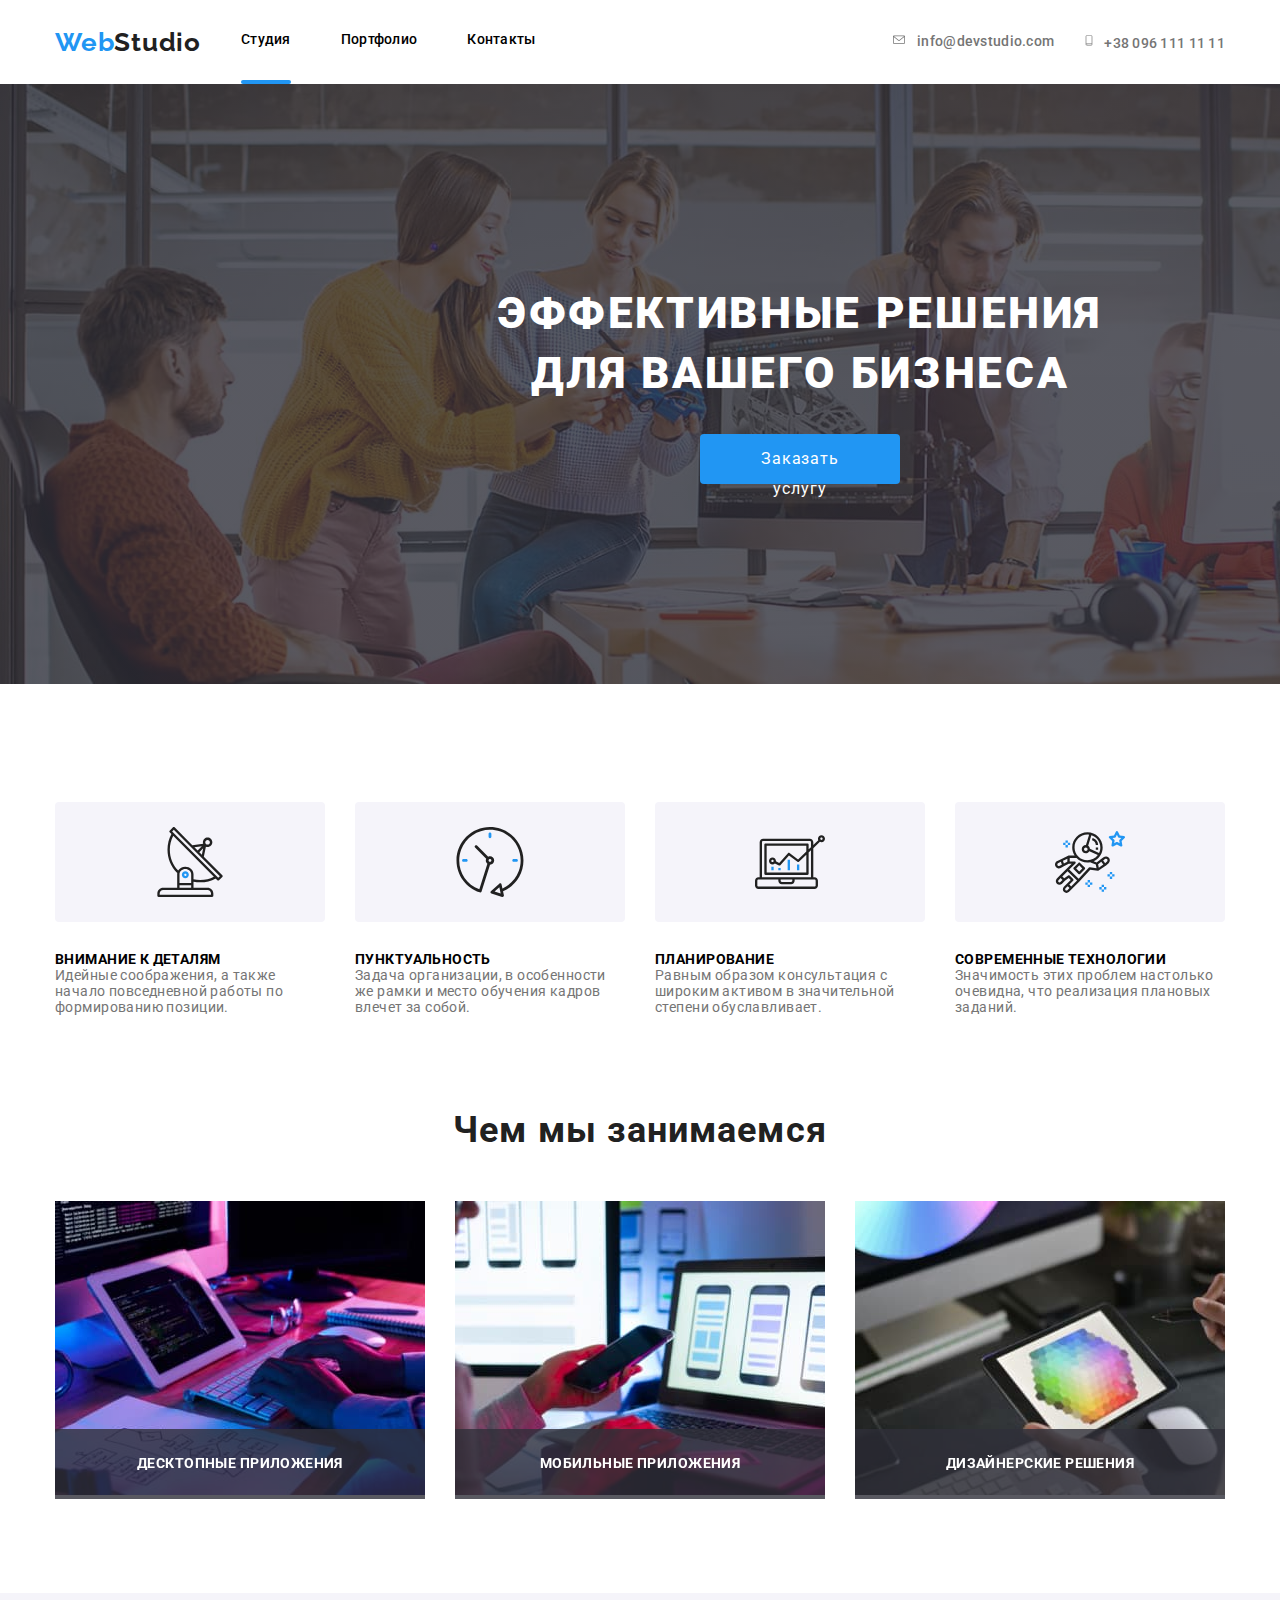
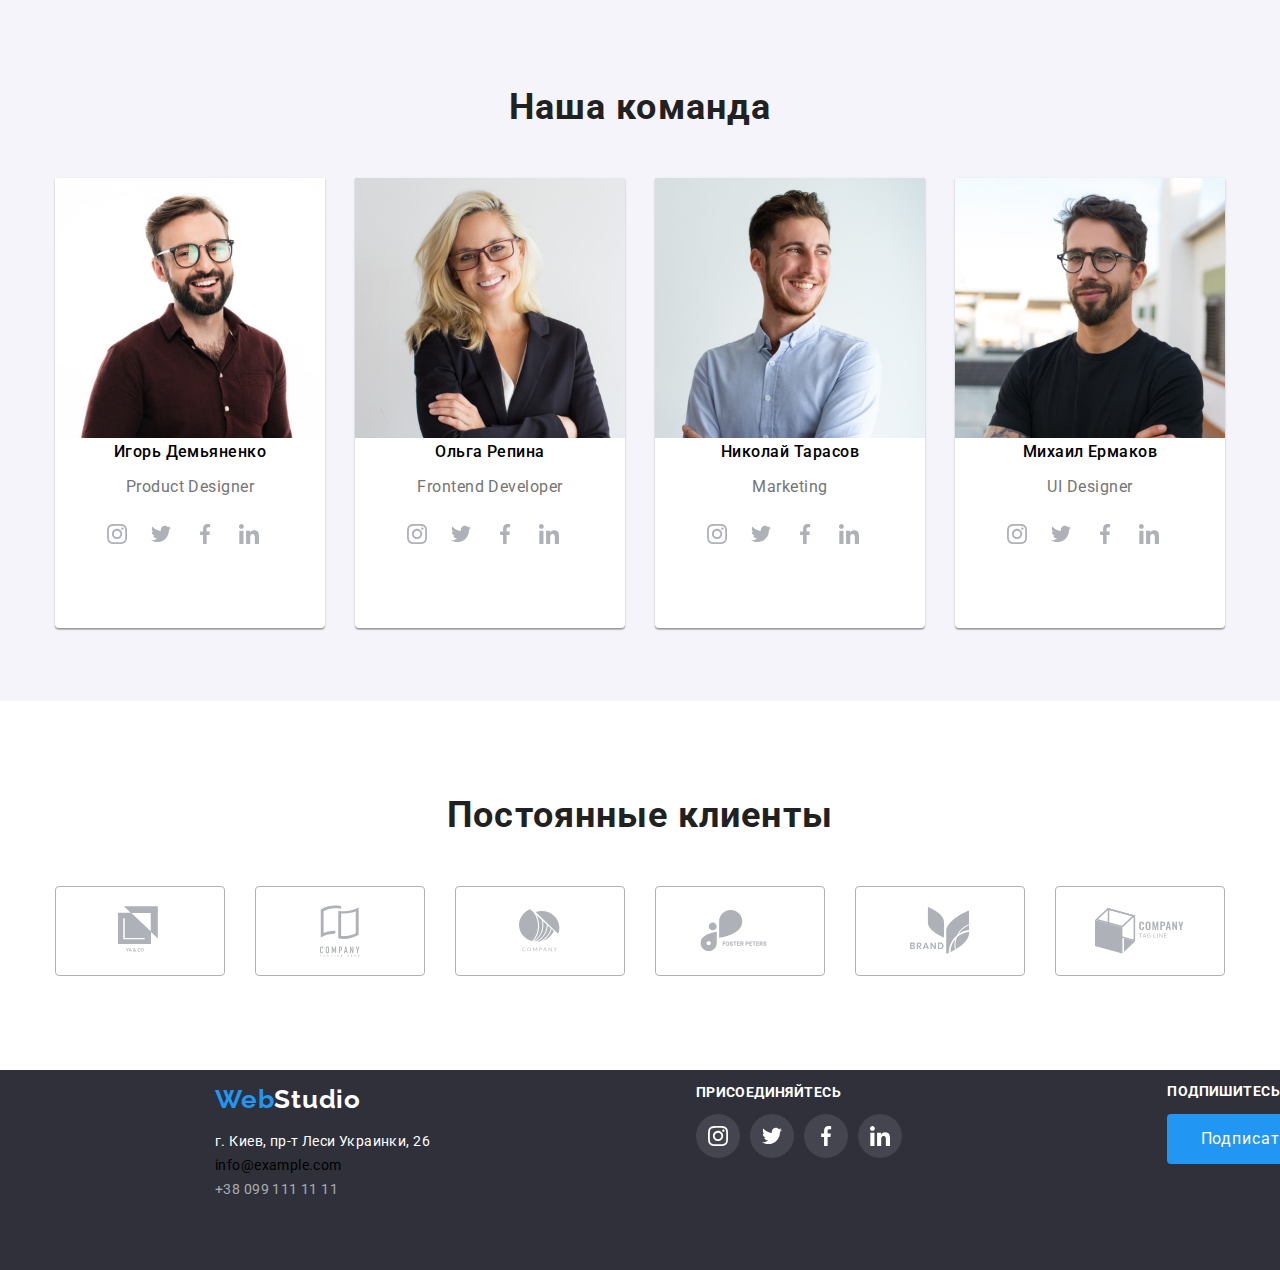
<file: index.html>
<!DOCTYPE html>
<html lang="ru">
  <head>
    <meta charset="UTF-8" />
    <meta name="viewport" content="width=device-width, initial-scale=1.0" />
    <title>Web Studio</title>
    <link rel="stylesheet" href="./css/normalize.css" />
    <link rel="stylesheet" href="./css/webstyles.css" />
    <link
      href="https://fonts.googleapis.com/css2?family=Raleway:wght@400;700&family=Roboto:wght@400;500;700&display=swap"
      rel="stylesheet"
    />
  </head>
  <body>
    <!--Шапка сайта-->
    <header>
      <div class="conteiner-a flexbox">
        <nav class="site-nav">
          <a href="/index.html" class="logo"
            ><span class="logo-part">Web</span>Studio</a
          >

          <ul class="menu-list">
            <li><a href="index.html" class="menu-link active-link">Студия</a></li>
            <li><a href="portfolio.html" class="menu-link">Портфолио</a></li>
            <li><a href="#" class="menu-link">Контакты</a></li>
          </ul>
        </nav>

        <ul class="menu-contact">
          <li>
               <a class="menu-item " href="mailto:info@devstudio.com"
              >
              <svg class="icon-mail"  width="16" height="12">
                <use href="./images/дз4/sprite.svg#icon-envelope"></use>
              </svg>info@devstudio.com
              </a>
            
          </li>
          <li>
            <a class="menu-item" href="tell:+380961111111">
              <svg class="icon-smartphone"  width="10" height="15">
                <use href="./images/дз4/sprite.svg#icon-smartphone"></use>
              </svg>+38 096 111 11 11
            </a>
          </li>
        </ul>
      </div>
    </header>
    <!--название-->
    <main>
      <section class="overlay">
        <div class="conteiner-title">
          <h1 class="title">
            Эффективные решения <br />
            для вашего бизнеса
          </h1>
          <button class="button" data-modal-open>Заказать услугу</button>
        </div>
        <div class="backdrop is-hidden" data-modal>
        <div class="modal">
          <button data-modal-close>
            <img class="modal-close" src="./images/дз4/close.svg">
          </button>
        </div>
      </div>
      </section>

      <!--Особенности-->

      <section class="features">
        <div class="conteiner">
          <h2 class="hidden">Особенности</h2>
          <ul class="section">
            <li>
              <div class="features-block">
                <svg class="icon-features"  width="70" height="70" >
                  <use href="./images/дз4/особенности/spriteos.svg#icon-antenna"></use>
                </svg>
              </div>
              <h3 class="heading">Внимание к деталям</h3>
              <p class="text">
                Идейные соображения, а также начало повседневной работы по
                формированию позиции.
              </p>
            </li>
            <li>
              <div class="features-block">
                <svg class="icon-features"  width="70" height="70" >
                  <use href="./images/дз4/особенности/spriteos.svg#icon-clock"></use>
                </svg>
              </div>
              <h3 class="heading">Пунктуальность</h3>
              <p class="text">
                Задача организации, в особенности же рамки и место обучения
                кадров влечет за собой.
              </p>
            </li>
            <li>
              <div class="features-block">
                <svg class="icon-features"  width="70" height="70" >
                  <use href="./images/дз4/особенности/spriteos.svg#icon-diagram"></use>
                </svg>
              </div>
              <h3 class="heading">Планирование</h3>
              <p class="text">
                Равным образом консультация с широким активом в значительной
                степени обуславливает.
              </p>
            </li>
            <li>
              <div class="features-block">
                <svg class="icon-features"  width="70" height="70" >
                  <use href="./images/дз4/особенности/spriteos.svg#icon-astronaut"></use>
                </svg>
              </div>
              <h3 class="heading">Современные технологии</h3>
              <p class="text">
                Значимость этих проблем настолько очевидна, что реализация
                плановых заданий.
              </p>
            </li>
          </ul>
        </div>
      </section>
      <!--Чем мы занимаемся-->
      <section class="what-we-do">
        <div class="conteiner">
          <h2 class="subtitle">Чем мы занимаемся</h2>
          <ul class="section what">
            <li class="item">
              <img
                src="./images/дз4/новый макет/img1.jpg"
                alt="открыт ноутбук"
                width="370"
              />
              <h3 class="heading-item">Десктопные приложения</h3>
            </li>
            <li class="item">
              <img src="./images/дз4/новый макет/img2.jpg" alt="мобильный" width="370" />
              <h3 class="heading-item">Мобильные приложения</h3>
            </li>
            <li class="item">
              <img
                src="./images/дз4/новый макет/img3.jpg"
                alt="дизаин на мониторе"
                width="370"
              />
              <h3 class="heading-item">Дизайнерские решения</h3>
            </li>
          </ul>
        </div>
      </section>
      <!--Наша команда-->
      <section class="user">
        <div class="conteiner">
          <h2 class="subtitle">Наша команда</h2>
          <ul class="section our-team">
            <li class="our-items">
              <img
                src="./images/дз4/новый макет/Игорь1.jpg"
                alt="фото Игорь"
                width="270"
              />
              <h3 class="headline">Игорь Демьяненко</h3>
              <p class="caption">Product Designer</p>
              <ul class="social-flex">
                <li>
                  <a href="#" class="social">
                    <svg class="icon-social"  width="20" height="20" >
                      <use href="./images/дз4/sprite.svg#icon-instagram"></use>
                    </svg>
                    </a>
                </li>
                <li>
                  <a href="#" class="social">
                    <svg class="icon-social"  width="20" height="20" >
                      <use href="./images/дз4/sprite.svg#icon-tvitter"></use>
                    </svg>
                  </a>
                </li>
                <li>
                  <a href="#" class="social">
                    <svg class="icon-social"  width="20" height="20" >
                      <use href="./images/дз4/sprite.svg#icon-facebook"></use>
                    </svg>
                  </a>
                </li>
                <li>
                  <a href="#" class="social">
                    <svg class="icon-social"  width="20" height="20" >
                      <use href="./images/дз4/sprite.svg#icon-linkedin"></use>
                    </svg>
                  </a>
                  
                </li>
              </ul>
            </li>

            <li class="our-items">
              <img
                src="./images/дз4/новый макет/Ольга2.jpg"
                alt="фото Ольга"
                width="270"
              />
              <h3 class="headline">Ольга Репина</h3>
              <p class="caption">Frontend Developer</p>
              <ul class="social-flex">
                <li>
                  <a href="#" class="social">
                      <svg class="icon-social"  width="20" height="20" >
                        <use href="./images/дз4/sprite.svg#icon-instagram"></use>
                      </svg>
                  </a>
                </li>
                <li>
                  <a href="#" class="social">
                    <svg class="icon-social"  width="20" height="20" >
                      <use href="./images/дз4/sprite.svg#icon-tvitter"></use>
                    </svg>
                  </a>
                </li>
                <li>
                  <a href="#" class="social">
                    <svg class="icon-social"  width="20" height="20" >
                      <use href="./images/дз4/sprite.svg#icon-facebook"></use>
                    </svg>
                  </a>
                </li>
                <li>
                  <a href="#" class="social">
                    <svg class="icon-social"  width="20" height="20" >
                      <use href="./images/дз4/sprite.svg#icon-linkedin"></use>
                    </svg>
                  </a>
                </li>
              </ul>
            </li> 

            <li class="our-items">
              <img
                src="./images/дз4/новый макет/Николай3.jpg"
                alt="фото Николай"
                width="270"
              />
              <h3 class="headline">Николай Тарасов</h3>
              <p class="caption">Marketing</p>
              <ul class="social-flex">
                <li>
                  <a href="#" class="social">
                    <svg class="icon-social"  width="20" height="20" >
                      <use href="./images/дз4/sprite.svg#icon-instagram"></use>
                    </svg>
                  </a>
                </li>
                <li>
                  <a href="#" class="social">
                    <svg class="icon-social"  width="20" height="20" >
                      <use href="./images/дз4/sprite.svg#icon-tvitter"></use>
                    </svg>
                  </a>
                </li>
                <li>
                  <a href="#" class="social">
                    <svg class="icon-social"  width="20" height="20" >
                      <use href="./images/дз4/sprite.svg#icon-facebook"></use>
                    </svg>
                  </a>
                </li>
                <li>
                  <a href="#" class="social">
                    <svg class="icon-social"  width="20" height="20" >
                      <use href="./images/дз4/sprite.svg#icon-linkedin"></use>
                    </svg>
                  </a>
                  </li>
              </ul>
            </li>

            <li class="our-items">
              <img src="./images/дз4/новый макет/Михаил4.jpg" alt="фото Михаил" width="270" />
              <h3 class="headline">Михаил Ермаков</h3>
              <p class="caption">UI Designer</p>
              <ul class="social-flex">
                <li>
                  <a href="#" class="social">
                    <svg class="icon-social"  width="20" height="20" >
                      <use href="./images/дз4/sprite.svg#icon-instagram"></use>
                    </svg>
                  </a>
                </li>
                <li>
                  <a href="#" class="social">
                    <svg class="icon-social"  width="20" height="20" >
                      <use href="./images/дз4/sprite.svg#icon-tvitter"></use>
                    </svg>
                  </a>
                </li>
                <li>
                    <a href="#" class="social">
                      <svg class="icon-social"  width="20" height="20" >
                        <use href="./images/дз4/sprite.svg#icon-facebook"></use>
                      </svg>
                    </a>
                </li>
                <li>                  
                    <a href="#" class="social">
                      <svg class="icon-social"  width="20" height="20" >
                        <use href="./images/дз4/sprite.svg#icon-linkedin"></use>
                      </svg>
                    </a>
                </li>
              </ul>
            </li>
          </ul>
        </div>
      </section>
      <!--Постоянные клиенты-->
      <section class="section">
        <div class="conteiner">
          <h2 class="subtitle">Постоянные клиенты</h2>
          <ul class="section regular-client">
            <li class="clients-list">
              <a href="" class="client-sprite">
                <svg class="client-icon" width="44" height="49" >
                  <use href="./images/дз4/sprite_client.svg#icon-logo1"></use>
                </svg>
              </a>
            </li>
            <li class="clients-list">
              <a href="" class="client-sprite">
                <svg class=""  width="40" height="52" >
                  <use href="./images/дз4/sprite_client.svg#icon-logo2"></use>
                </svg>
              </a>
            </li>
            <li class="clients-list">
              <a href="" class="client-sprite">
                <svg class=""  width="41" height="43" >
                  <use href="./images/дз4/sprite_client.svg#icon-logo3"></use>
                </svg>
              </a>
            </li>
            <li class="clients-list">
              <a href="" class="client-sprite">
                <svg class=""  width="80" height="42" >
                  <use href="./images/дз4/sprite_client.svg#icon-logo4"></use>
                </svg>
              </a>
            </li>
            <li class="clients-list">
              <a href="" class="client-sprite">
                <svg class="client-logo"  width="59" height="47" >
                  <use href="./images/дз4/sprite_client.svg#icon-logo5"></use>
                </svg>
              </a>
            </li>
            <li class="clients-list">
              <a href="" class="client-sprite">
                <svg class=""  width="89" height="46" >
                  <use href="./images/дз4/sprite_client.svg#icon-logo6"></use>
                </svg>
              </a>
            </li>
          </ul>
        </div>
      </section>
    </main>
    <!--Подвал-->
    <footer class="footer">
      <div class="conteiner">
        <div class="footer-blok">
          <p>
            <a href="/index.html" class="logo-footer"
              ><span class="logo-footerpart">Web</span>Studio</a
            >
          </p>
          <address class="address">
            <ul class="block-padding">
              <li class="contacts">
                <a href=""></a>г. Киев, пр-т Леси Украинки, 26
              </li>
              <li class="contacts-item">
                <a href="mailto:info@example.com">info@example.com</a>
              </li>
              <li class="contacts-item">
                <a href="tel:+380991111111"></a>+38 099 111 11 11
              </li>
            </ul>
          </address>
        </div>
        <div class="footer-blok">
          <p class="heder-social">присоединяйтесь</p>
          <ul class="footer-social block-padding">
            <li class="link-items">
              <a href="#" class="soc-footer">
                <svg class="icon-soc-footer"  width="20" height="20" >
                  <use href="./images/дз4/sprite.svg#icon-instagram"></use>
                </svg>
              </a>
            </li>
            <li class="link-items">
              <a href="#" class="soc-footer">
                <svg class="icon-soc-footer"  width="20" height="20" >
                  <use href="./images/дз4/sprite.svg#icon-tvitter"></use>
                </svg>
              </a>
            </li>
            <li class="link-items">
              <a href="" class="soc-footer">
                <svg class="icon-soc-footer"  width="20" height="20" >
                  <use href="./images/дз4/sprite.svg#icon-facebook"></use>
                </svg>
              </a>
            </li>
            <li class="link-items">
              <a href="" class="soc-footer">
                <svg class="icon-soc-footer"  width="20" height="20" >
                  <use href="./images/дз4/sprite.svg#icon-linkedin"></use>
                </svg>
              </a>
            </li>
          </ul>
        </div>
        <div class="footer-blok">
          <p class="aside">Подпишитесь на рассылку</p>
          <button class="button fly">Подписаться</button>
        </div>
      </div>
    </footer>
    <script src="./js/modal.js"></script>
  </body>
</html>
</file>
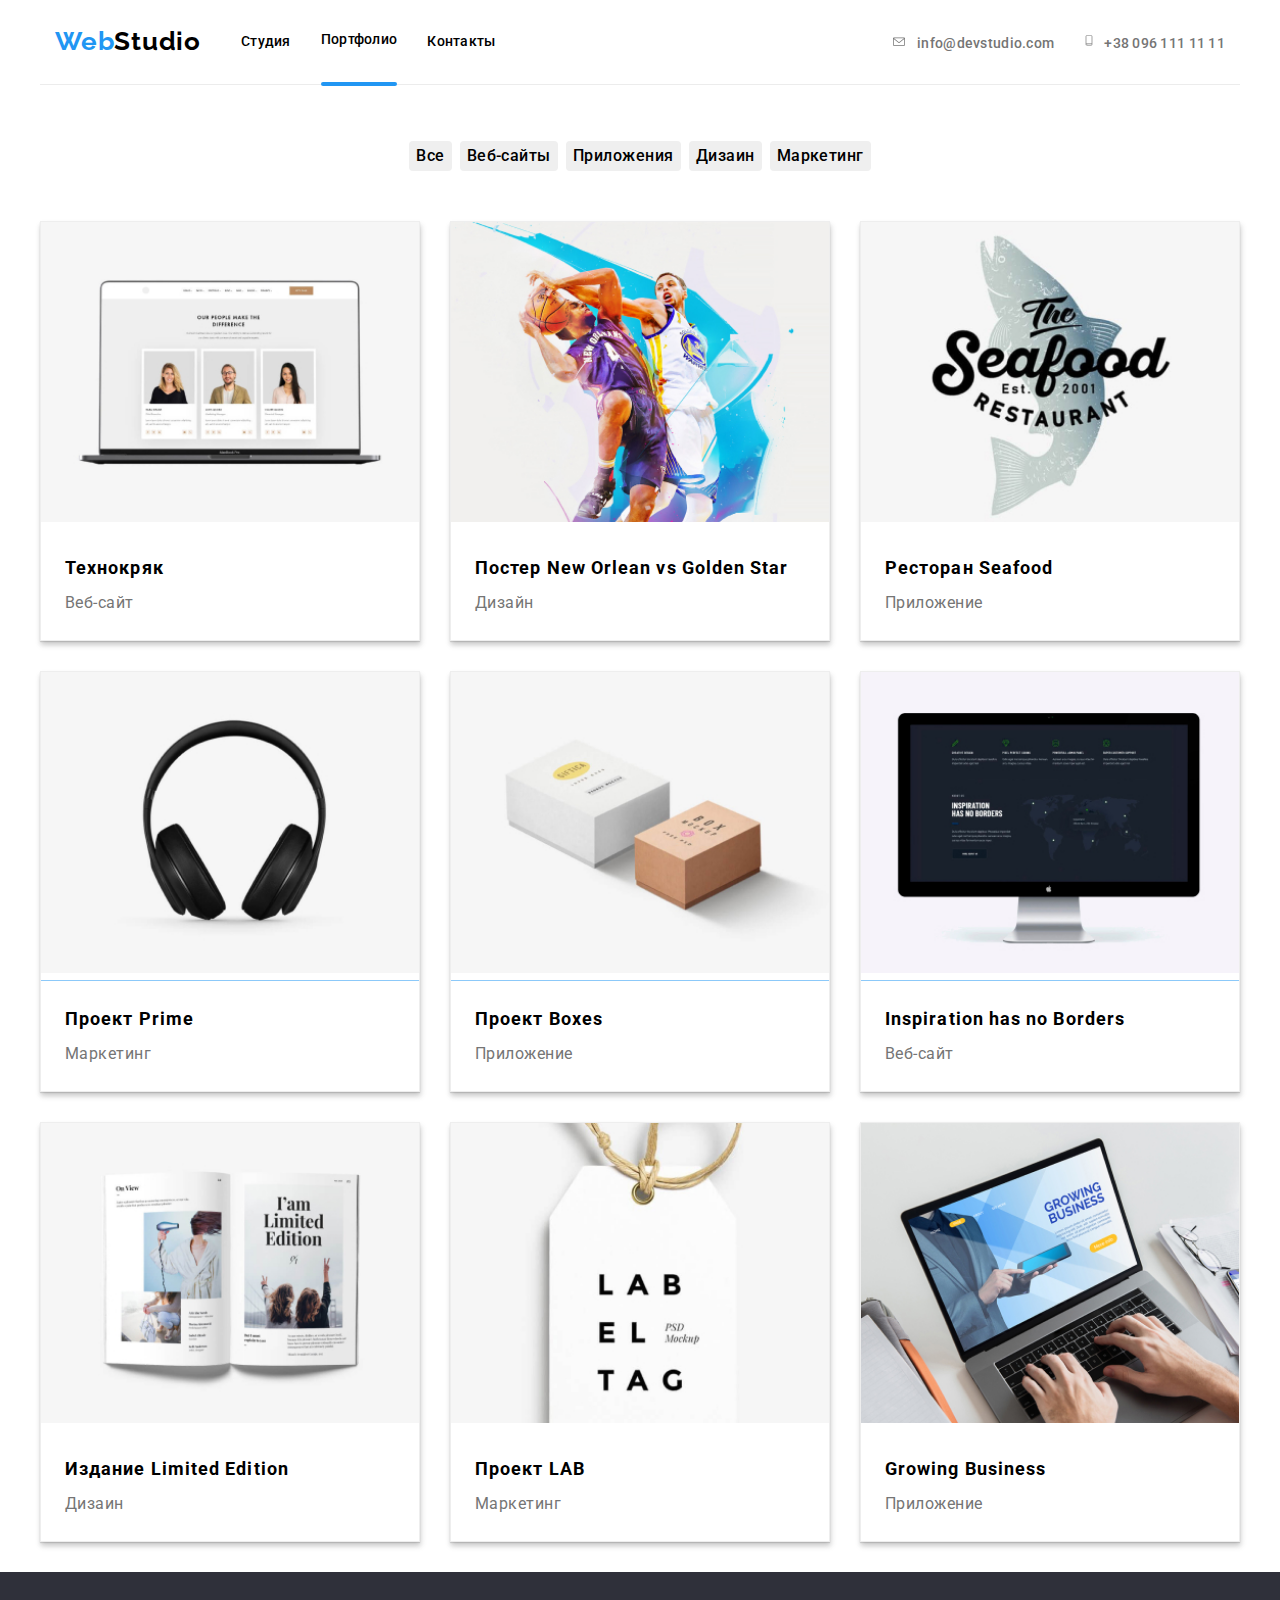
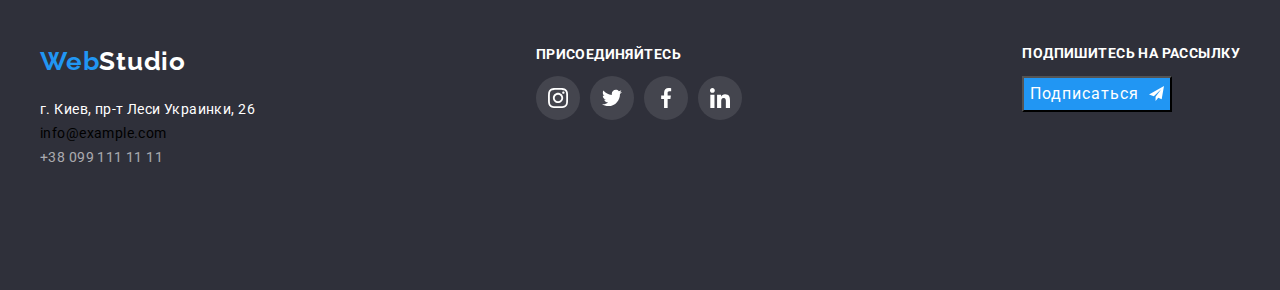
<file: portfolio.html>
<!DOCTYPE html>
<html lang="ru">
  <head>
    <meta charset="UTF-8" />
    <meta name="viewport" content="width=, initial-scale=1.0" />
    <title>Портфолио</title>
    <link rel="stylesheet" href="./css/portfoliostyles.css" />
    <link rel="stylesheet" href="./css/normalize.css" />
    <link
      href="https://fonts.googleapis.com/css2?family=Raleway:wght@400;700&family=Roboto:wght@400;500;700&display=swap"
      rel="stylesheet"
    />
  </head>
  <body>
    <!--Шапка сайта-->
    <header class="container-heder">
      <div class="main-nav">
        <nav class="nav">
          <p>
            <a href="/index.html" class="logo"><span class="logo-part">Web</span>Studio</a>
          </p>
          <ul class="menu-items flex-nav">
            <li><a href="index.html" class="menu-link">Студия</a></li>
            <li><a href="portfolio.html" class="menu-link active-link">Портфолио</a></li>
            <li><a href="#" class="menu-link">Контакты</a></li>
          </ul>
        </nav>
        <ul class="menu-items">
          <li>
            <a class="menu-item " href="mailto:info@devstudio.com"
           >
           <svg class="icon-mail"  width="16" height="12">
             <use href="./images/дз4/sprite.svg#icon-envelope"></use>
           </svg>info@devstudio.com
           </a>
         
       </li>
       <li>
         <a class="menu-item" href="tell:+380961111111">
           <svg class="icon-smartphone"  width="10" height="15">
             <use href="./images/дз4/sprite.svg#icon-smartphone"></use>
           </svg>+38 096 111 11 11
         </a>
       </li>

        </ul>
        
      </div>
      
    </header>
    <!--Портфолио-->
    <main>
      <section class="section">
        <h1 class="caption">Портфолио</h1>
        <div class="container">
             <ul class="menu-button container-filter">
                <li><button class="btn" type="button">Все</button></li>
                <li><button class="btn" type="button">Веб-сайты</button></li>
                <li><button class="btn" type="button">Приложения</button></li>
                <li><button class="btn" type="button">Дизаин</button></li>
                <li><button class="btn" type="button">Маркетинг</button></li>
                </ul>
  
          <ul class="container-list">
            <li class="container-li">
              <a href="#" class="portfolio-link">
                <div class="box-hover">          
                <img src="./images/img1.jpg" alt="фото1 специалистов" width="100%" />
                <div class="port-text">
                  <p class="text">
                  Технокряк это современная площадка распространения коронавируса.
                  Компании используют эту платформу для цифрового шпионажа и атак на
                  защищённые сервера конкурентов.
                </p>
              </div>
                </div>
              <div class="block-text">
                <h2 class="title">Технокряк</h2>
              <p class="subtitle">Веб-сайт</p>
              
              </div>
              </a>
                                        
            </li>
            <li class="container-li">
                <a href="#" class="portfolio-link">
                  <div class="box-hover">          
                  <img src="./images/img2.jpg" alt="фото2 баскетболисты" width="100%" />
                  <div class="port-text">
                    <p class="text">
                    Технокряк это современная площадка распространения коронавируса.
                    Компании используют эту платформу для цифрового шпионажа и атак на
                    защищённые сервера конкурентов.
                  </p>
                </div>
                  </div>
                <div class="block-text">
                  <h2 class="title">Постер New Orlean vs Golden Star</h2>
              <p class="subtitle">Дизайн</p>
                
                </div>
                </a>
                                          
              </li>
            
            <li class="container-li">
              <a href="#" class="portfolio-link">
                <div class="box-hover">          
                  <img src="./images/img3.jpg" alt="фото3 seafood" width="100%" />
                <div class="port-text">
                  <p class="text">
                  Технокряк это современная площадка распространения коронавируса.
                  Компании используют эту платформу для цифрового шпионажа и атак на
                  защищённые сервера конкурентов.
                </p>
              </div>
                </div>
              <div class="block-text">
                <h2 class="title">Ресторан Seafood</h2>
              <p class="subtitle">Приложение</p>
              
              </div>
              </a>
                                        
            </li>
             <li class="container-li">
                <a href="#" class="portfolio-link">
                  <div class="box-hover">          
                    <img src="./images/img4.jpg" alt="фото4 наушники" width="100%" />
                  <div class="port-text">
                    <p class="text">
                    Технокряк это современная площадка распространения коронавируса.
                    Компании используют эту платформу для цифрового шпионажа и атак на
                    защищённые сервера конкурентов.
                  </p>
                </div>
                  </div>
                <div class="block-text">
                  <h2 class="title">Проект Prime</h2>
                  <p class="subtitle">Маркетинг</p>
                
                </div>
                </a>
               </li>

            <li class="container-li">
              <a href="#" class="portfolio-link">
                <div class="box-hover">          
                  <img src="./images/img5.jpg" alt="фото5 две коробки" width="100%" />
                <div class="port-text">
                  <p class="text">
                  Технокряк это современная площадка распространения коронавируса.
                  Компании используют эту платформу для цифрового шпионажа и атак на
                  защищённые сервера конкурентов.
                </p>
              </div>
                </div>
              <div class="block-text">
                <h2 class="title">Проект Boxes</h2>
              <p class="subtitle">Приложение</p>
              </div>
              </a>                                       
            </li>
             <li class="container-li">
                <a href="#" class="portfolio-link">
                  <div class="box-hover">          
                    <img src="./images/img6.jpg" alt="фото6 открыт сайт на мониторе" width="100%" />
                  <div class="port-text">
                    <p class="text">
                    Технокряк это современная площадка распространения коронавируса.
                    Компании используют эту платформу для цифрового шпионажа и атак на
                    защищённые сервера конкурентов.
                  </p>
                </div>
                  </div>
                <div class="block-text">
                <h2 class="title">Inspiration has no Borders</h2>
                <p class="subtitle">Веб-сайт</p>
                </div>
                </a>
               </li>
               <li class="container-li">
              <a href="#" class="portfolio-link">
                <div class="box-hover">          
                  <img src="./images/img7.jpg" alt="журнал Limited Edition" width="100%" />
                <div class="port-text">
                  <p class="text">
                  Технокряк это современная площадка распространения коронавируса.
                  Компании используют эту платформу для цифрового шпионажа и атак на
                  защищённые сервера конкурентов.
                </p>
              </div>
                </div>
              <div class="block-text">
                <h2 class="title">Издание Limited Edition</h2>
                <p class="subtitle">Дизаин</p>
              </div>
              </a>
             </li>
                   
            <li class="container-li">
              <a href="#" class="portfolio-link">
                <div class="box-hover">          
                  <img src="./images/img8.jpg" alt="реклама" width="100%" />
                <div class="port-text">
                  <p class="text">
                  Технокряк это современная площадка распространения коронавируса.
                  Компании используют эту платформу для цифрового шпионажа и атак на
                  защищённые сервера конкурентов.
                </p>
              </div>
                </div>
              <div class="block-text">
                <h2 class="title">Проект LAB</h2>
              <p class="subtitle">Маркетинг</p>
              </div>
              </a>
             </li>
             <li class="container-li">
              <a href="#" class="portfolio-link">
                <div class="box-hover">          
                  <img src="./images/img9.jpg" alt="открыт ноутбук" width="100%" />
                <div class="port-text">
                  <p class="text">
                  Технокряк это современная площадка распространения коронавируса.
                  Компании используют эту платформу для цифрового шпионажа и атак на
                  защищённые сервера конкурентов.
                </p>
              </div>
                </div>
              <div class="block-text">
                <h2 class="title">Growing Business</h2>
              <p class="subtitle">Приложение</p>
              </div>
              </a>
             </li>
             
          </ul>
        
        </div>
      </section>
            
    </main>
    <!--Подвал-->
    <footer class="footer">
      <div class="container">
            <div class="footer-blok">
              <p>
                <a href="/index.html" class="logo-footer"><span class="logo-footerpart">Web</span>Studio</a></p>
              <address class="address">
                <ul class="block-padding">
                  <li class="contacts"><a href=""></a>г. Киев, пр-т Леси Украинки, 26</li>
                  <li class="contacts-item"><a href="mailto:info@example.com">info@example.com</a></li>
                  <li class="contacts-item"><a href="tel:+380991111111"></a>+38 099 111 11 11</li>
                </ul>
              </address>
            </div>
            <div class="footer-blok">
              <p class="heder-social">присоединяйтесь</p>
              <ul class="footer-social block-padding">
                <li class="link-items">
                  <a href="#" class="soc-footer">
                    <svg class="icon-soc-footer"  width="20" height="20" >
                      <use href="./images/дз4/sprite.svg#icon-instagram"></use>
                    </svg>
                  </a>
                </li>
                <li class="link-items">
                  <a href="#" class="soc-footer">
                    <svg class="icon-soc-footer"  width="20" height="20" >
                      <use href="./images/дз4/sprite.svg#icon-tvitter"></use>
                    </svg>
                  </a>
                </li>
                <li class="link-items">
                  <a href="" class="soc-footer">
                    <svg class="icon-soc-footer"  width="20" height="20" >
                      <use href="./images/дз4/sprite.svg#icon-facebook"></use>
                    </svg>
                  </a>
                </li>
                <li class="link-items">
                  <a href="" class="soc-footer">
                    <svg class="icon-soc-footer"  width="20" height="20" >
                      <use href="./images/дз4/sprite.svg#icon-linkedin"></use>
                    </svg>
                  </a>
                </li>
              </ul>
            </div>
            <div class="footer-blok">
              <p class="aside">Подпишитесь на рассылку</p>
              <button class="button fly">Подписаться</button>
            </div>
      </div>   
    </footer>
  </body>
</html>
</file>
<file: css/webstyles.css>
/*Домашнее задание 5*/
.backdrop {
  position: fixed;
  top: 0px;
  left: 0;
  width: 100%;
  height: 100%;
  background-color: rgba(0, 0, 0, 0.2);
  
}

.backdrop.is-hidden{
  opacity: 0;
  pointer-events: none;

}
.modal {
position: absolute;

width: 528px;
height: 581px;
top: 50%;
left: 50%;
transform: translate(-50%, -50%);
background: #FFFFFF;
border-radius: 4px;

/*left: 536px;
top: 221px;*/

/*
box-shadow: 0px 1px 3px rgba(0, 0, 0, 0.12),
 0px 1px 1px rgba(0, 0, 0, 0.14), 0px 2px 1px rgba(0, 0, 0, 0.2);*/


}
.modal-close {
  display: block;
  width: 11px;
  height: 11px;
  margin-left: auto;
  margin-right: auto;
}

.modal button {
  position: absolute;
  display: block;
/*width: 30px;
  height: 30px;
  left: 1026px;
  top: 229px;*/
	width: 30px;
  height: 30px;
  top: 8px;
	right: 8px;
	border-radius: 50%;
	border: 1px solid gray;
  background-color: white;
}

	

.active-link::after {
  display: flex;
  content: "";
  left: 0px;
  top: 40px;
  height: 4px;
  width: 100%;
  border-radius: 2px;
  background: #2196f3;
  transform: translateY(32px);

}
/*.active-link::after {
  display: flex;
  /* position: absolute; */
  /*content: "";
  left: 0px;
  top: 40px;
  height: 4px;
  width: 100%;
  border-radius: 2px;
  background: #2196f3;
  /* padding-bottom: 32px; */
  /*transform: translateY(32px);
  /* transform: translateY(900%);
.menu-link {
  position: relative;
  display: inline-block;
  padding-top: 32px;
  padding-bottom: 32px;
  transition: color 250ms cubic-bezier(0.4, 0, 0.2, 1);
}


/*Домашнее задание 4*/


.menu-link:focus,
.menu-link:hover {
  color:  #2196f3;
  fill:  #2196f3;
}

a {
  text-decoration:none;
color: #000 
}
/*Хедер*/
.overlay {
background-image: linear-gradient(
  
 rgba(47, 48, 58, 0.8),
 rgba(47, 48, 58, 0.8)
    
 ), url(../images/дз4/Header.jpg);
  background-color: #000000;
  background-size: cover;
  background-repeat: no-repeat;
  background-position: center;
  margin-bottom: 94px;
  margin-left: auto;
  margin-right: auto;
  height: 600px;
  width: 1600px;
}

.title {
  padding-top: 200px
}
/*контакты в шапке*/

.menu-item {
   color: #757575;
  fill: #757575;
}

.menu-item:focus,
.menu-item:hover {
  color:  #2196f3;
  fill:  #2196f3;
}


  .icon-mail {
  margin-right: 10px;
  width: 16px;
  height: 12px;
  fill: currentColor;
  }


  .icon-smartphone{
  margin-right: 10px;
  width: 10px;
  height: 15px;
  fill: currentColor;
  }


}
/*.mail::before {
  display: inline-block;
  background-image: url(../images/дз4/envelope.svg);
  background-size: contain;
  background-repeat: no-repeat;
  background-position: center;
  background-position: bottom;
  padding-right: 20px;
    width: 15px;
  height: 15px;
  align-self: flex-end;
  content: "" ;*/
  

}
/*
.mob::before {
  display: inline-block;
  content: "" ;
  background-image: url(../images/дз4/smartphone.svg);
  background-size: cover;
  width: 15px;
  height: 15px;
  padding-right: 20px;
  background-size: contain;
  background-repeat: no-repeat;
  background-position: bottom;
  align-self: flex-end;*/

}
  /*особенности */

.feature li:not(:last-child) {
  margin-right: 30px;
  padding:  0;
  margin: 0;
}


.features-block {
   display:flex;
    height: 120px;
    width: 270px;
   background-color: #F5F4FA;
   border-radius: 4px;
   margin-bottom: 30px;
   align-items: center;
   justify-content: center;
}


.icon-features{
   height: 70px;
    width: 70px;
    
}



.social {
  display: flex;
  align-items: center;
  justify-content: center;
  width: 44px;
  height: 44px;
  border-radius: 50%;
  padding: 0;
  margin: 0;
  color:#afb1b8 ;
  
}


.social:hover,
.social:focus {
   background-color: var(--accent-color);
   color: #ffffff;
}

.icon-social {
  fill: currentColor;
  
 
}


/*постоянные клиенты*/

.client-sprite {
  display: flex;
  align-items: center;
  justify-content: center;
  width: 170px;
  height: 90px;
  border-radius: 4px;
  border: 1px solid #afb1b8;
  color: #afb1b8;
 
}
.client-sprite:hover,
.client-sprite:focus {
  color: var(--accent-color);
  border-color: var(--accent-color);
}

.client-sprite {
  fill: currentColor;

}
.client-icon {
  width: 44px;
  height: 59px;
}

/*наша команда*/
.our-items {
box-shadow: 0px 1px 3px rgba(0, 0, 0, 0.12), 0px 1px 1px rgba(0, 0, 0, 0.14), 0px 2px 1px rgba(0, 0, 0, 0.2);
border-radius: 0px 0px 4px 4px;}




/*соцсети футер*/



.soc-footer {
  
  justify-content: center;
  align-items: center;
  display: flex;
  width: 44px;
  height: 44px;
  background-color: rgba(255, 255, 255, 0.1);
  fill: #ffffff;
  border-radius: 50%;
}

.soc-footer:hover,
.soc-footer:focus {
background-color: var(--accent-color);
}


/*кнопка футер*/
 .fly::after {
   display:inline-block;
   content: "";
   width: 15px;
   height: 15px;
   margin-left: 10px;
   background-image: url(../images/дз4/fly.svg);
   background-size: contain;
   background-repeat: no-repeat;
   background-position: right;
  
 }
 




:root {
   --main-txt-color: #212121;
   --part-txt-color: #ffffff;
  --accent-color: #2196f3;
  --accent-bg-color: #2196f3;
  --main-bg-color: #ffffff;
  --sec-txt-color: #757575;
  --features-bg-color: #f5f4fa;
  --footer-bg-color: #2f303a;
  }
html {
  box-sizing: border-box;
}
*,
*::before,
*::after{
  box-sizing: inherit;
}

  .site-nav {
    display: flex;
    align-items: center;
    margin-right: auto;
    letter-spacing: 0.02em;
  
  }
  .conteiner-a {
    width: 1200px;
    padding: 0 15px;
    margin: 0 auto;
  }

 .conteiner {
  width: 1200px;
  padding: 0 15px;
  margin: 0 auto;
  margin-bottom: 94px;
  /*outline: 2px solid #2196f3;*/
  
}

.flexbox {
  display: flex;
  /*
  justify-content: flex-end;*/
  
}



body {
font-family: "Roboto", sans-serif;
font-style: normal;
font-weight: bold;
font-size: 14px;
line-height: 1.14;
letter-spacing: 0.03em;
  background:var(--main-bg-color);
}
.title {
font-family: "Roboto", sans-serif;
color: var(--part-txt-color);
font-style: normal;
font-weight: 900;
font-size: 44px;
line-height: 1.36;
text-align: center;
letter-spacing: 0.06em;
text-transform: uppercase;

margin-bottom: 30px;

}
.conteiner-title{
  width: 1200px;
  padding: 0 15px;
  margin: 0 auto;
/* outline: 2px solid #2196f3;*/

  display: flex;
  flex-direction: column;
align-items: center;

}
  

h1,h2, h3, h4{
  margin: 0;
}
.logo{
font-family: "Raleway", sans-serif;
font-style: normal;
font-weight: bold;
font-size: 26px;
line-height: 1.19;
letter-spacing: 0.03em;
text-decoration: none;
color: var(--main-txt-color);
padding-top: 25px;
padding-bottom: 25px;
}
.logo-part {
  color:var(--accent-color);
}
.hidden {
color: var(--part-txt-color);
}
.menu-link {
  font-style: normal;
  font-weight: 500;
  font-size: 14px;
  line-height: 1.14;
  letter-spacing: 0.02em;
  text-decoration: none;

  position: relative;
  display: block;
  padding-top: 32px;
  padding-bottom: 32px;
  transition: color 250ms cubic-bezier(0.4, 0, 0.2, 1);
}
.menu-list {
  list-style: none;
  display: flex;
  margin-top: 0px;
  margin-bottom: 0px;
  }

  .menu-list li {
   
margin-right: 50px;

  }
  .menu-contact{
  list-style: none;
  align-items: center;
  text-decoration: none;
  display: flex;
  margin-top: 0px;
  margin-bottom: 0px;
  }
  .menu-contact li {
  padding-top: 30px;
  padding-bottom: 30px;
/*outline: 2px solid #2196f3;*/
 margin-right: 30px;
  }
.menu-item {
font-style: normal;
text-decoration: none;
font-weight: 500;
font-size: 14px;
line-height: 1.14px;
letter-spacing: 0.02em; 
color: var(--sec-txt-color)
  }
.menu-contact li:nth-child(2n+0){
  margin-right: 0;
}

  /*.menu-item:focus,
  .menu-item:hover {
  color: var(--accent-color);*/
  }

.menu-link:focus,
.menu-link:hover {
  color:var(--accent-color);
  }
.btn:hover,
 .btn:focus{background: var(--accent-bg-color);
color: var(--features-bg-color);
}

.subtitle {
font-style: normal;
font-weight: bold;
font-size: 36px;
text-align: center;
letter-spacing: 0.03em;
color:  var(--main-txt-color);


margin-top: 0;
margin-bottom: 0;
padding-bottom: 50px;
align-items: center;

}


.heading {
font-style: normal;
font-weight: bold;
font-size: 14px;
line-height: 1.14;
letter-spacing: 0.03em;
text-transform: uppercase;
text-decoration: none;
}
.heading-item {
font-style: normal;
font-weight: bold;
font-size: 14px;
line-height: 1.14;
text-align: center;
letter-spacing: 0.03em;
text-transform: uppercase;
color: var(--part-txt-color);
background-color: rgba(47, 48, 58, 0.8);;


position: absolute;
display: flex;
justify-content: center;
align-items: center;
bottom: 0px;

width: 370px;
height: 70px;
margin: 0px;
 
}


.text { 
font-style: normal;
font-weight: normal;
font-size: 14px;
/*line-height: 1.71px;*/
letter-spacing: 0.03em;
color: var(--sec-txt-color);
margin-bottom: 0; margin: 0;
}

.section {
list-style:none;
display: flex;
padding: 0;
margin: 0;
/*margin-bottom: 94px;*/
}

 .headline {
font-style: normal;
font-weight: 500;
font-size: 16px;
line-height: 1.19;
text-align: center;
letter-spacing: 0.03em;
text-decoration: none;

 }


.user{
 background:var(--features-bg-color);
 padding-top: 94px;
 margin-bottom: 94px;
 background-size: cover;
background-repeat: no-repeat;
background-position: center;
margin-left: auto;
margin-right: auto;
height: 708px;

}

.caption{
font-style: normal;
font-weight: normal;
font-size: 16px;
line-height: 1.19;
text-align: center;
letter-spacing: 0.03em;
color:var(--sec-txt-color);
text-decoration: none;
}

.footer{
font-family: "Roboto", sans-serif, 

font-style: normal;
font-weight: normal;
font-size: 14px;
line-height: 1.71;
letter-spacing: 0.03em;
background: var(--footer-bg-color) ;

background-size: cover;
background-repeat: no-repeat;
background-position: center;
margin-left: auto;
margin-right: auto;
height: 200px;
width: 1600px;

} 

.logo-footer{
font-family: "Raleway", sans-serif;
font-style: normal;
font-weight: bold;
font-size: 26px;
line-height: 1.19;
letter-spacing: 0.03em;
text-decoration: none;
color:var(--part-txt-color);

}
.logo-footerpart {
  color: var(--accent-color);
}

.contacts {
font-style: normal;
color: var(--part-txt-color);
text-decoration: none;
}

.contacts-item {
  text-decoration: none;
  font-style: normal;
  list-style: none;
  color: rgba(255, 255, 255, 0.6);
}

.heder-social{
font-family: Roboto;
font-style: normal;
font-weight: bold;
font-size: 14px;
line-height: 16px;
letter-spacing: 0.03em;
text-transform: uppercase;
color: var(--part-txt-color);
}
.aside {
font-weight: bold;
line-height: 1.14;
text-transform: uppercase;
color:var(--part-txt-color);
}

.button {
font-size: 16px;
line-height: 1.87;
align-items: center;
text-align: center;
display: inline-block;
letter-spacing: 0.06em;
color: var(--part-txt-color);
background:var(--accent-bg-color);
width: 200px;
height: 50px;
border: transparent;
border-radius: 4px;
padding: 10px 32px;

}
.button:focus,
 .button:hover {background:var(--accent-bg-color);
color: var(--features-bg-color);
 }

/*<!--Флекс оформление-->
 <!--Особенности-->*/

.features{
  display: flex;
  padding: 0;
  margin: 0;
  width: calc((1200 - 90px) / 4);


}
.features li {
   margin-right: 30px;
}
.features li:nth-child(4n+0) {
  margin-right: 0;
}

 /*<!--Чем мы занимаемся-->*/

.item {
width: calc((100% - 60px) / 3);
position: relative;
}

.what {
  list-style: none;
  display: flex;
  padding: 0;
  margin: 0;
  margin-bottom: 94px;
  }
.what li {
  margin-right: 30px;
}
.item:nth-child(3n+0) {
  margin-right: 0;
}
/*<!--Наша команда-->*/
.our-team {
  display: flex;
  padding: 0;
  margin: 0;
  
  }

.our-team li{
  background: var(--main-bg-color);
  padding-bottom: 36px;
}

.our-team{
 display: flex;
 /*flex-wrap: wrap;*/
  padding: 0;
  margin: 0;
  padding-bottom: 94px;

  }
  



.our-items{
 width: calc((100% - 30px * 3) / 4);
  margin-right: 30px;}

.our-items:nth-child(4n+0) {
  margin-right: 0;
}

.social-flex{
  display: flex;
  list-style: none;
  /*padding-left: 0;*/
  justify-items: center;
  align-items: center;
}

  <!--Постоянные клиенты-->
.regular-client {
   display: flex;
   flex-wrap: wrap;
  padding: 0;
  margin: 0;

  }

.clients-list {
 width: calc((100% - 30px * 5) / 6);
  margin-right: 30px;

}

.clients-list:nth-child(6n+0) {
  margin-right: 0;
}

/*футер*/

.footer {
  background-color: #2f303a;
  
}
  
  

.footer > .conteiner {
  display: flex;
  justify-content: space-between;
}
.footer-block > a.logo {
    display: inline-block;
    margin-top: 60px;
    margin-left: 0;
  }

.address {
    margin-bottom: 60px;
     margin-top: 20px;
    list-style: none;
  color: var(--part-txt-color);
  list-style: none;
  margin-top: 9px;
  padding: 0;
}
.block-padding{
  padding-left: 0;
  padding-right: 0;
}

.address .contacts {
  color: var(--part-txt-color);
  list-style: none;
  margin-top: 9px;
  padding: 0;
}

.footer-block >.heder-social{
  display: flex;
  justify-content: space-evenly;
  text-transform: uppercase;
  font-size: 14px;
  margin-top: 72px;
  margin-bottom: 20px;
}

.footer-social  {
  display: flex;
   list-style: none;

}
.link-items:not(:last-child) {
    margin-right: 10px;
  }
</file>
<file: css/portfoliostyles.css>
/*домашнее задание 4*/
/*контакты в шапке*/

a {
  text-decoration:none;
  color: #000 
}

.menu-item {
  color: #757575;
 fill: #757575;
}

.menu-item:focus,
.menu-item:hover {
 color:  #2196f3;
 fill:  #2196f3;
}


 .icon-mail {
 margin-right: 10px;
 width: 16px;
 height: 12px;
 fill: currentColor;
 }


 .icon-smartphone{
 margin-right: 10px;
 width: 10px;
 height: 15px;
 fill: currentColor;
 }


/*Портфолио*/

.block-text{
padding-left: 24px;
padding-right: 24px;
padding-bottom: 20px;
padding-top: 20px;
}

.container-li {
margin-bottom: 30px;
border: 1px solid #EEEEEE;
box-shadow: 0px 1px 1px rgba(0, 0, 0, 0.12), 0px 4px 4px rgba(0, 0, 0, 0.06), 1px 4px 6px rgba(0, 0, 0, 0.16)
}


.img {
  display: block;
  max-width: 100%;
  height: auto;
}


/*соцсети футер*/
.soc-footer {
  
  justify-content: center;
  align-items: center;
  display: flex;
  width: 44px;
  height: 44px;
  background-color: rgba(255, 255, 255, 0.1);
  fill: #ffffff;
  border-radius: 50%;
}

.soc-footer:hover,
.soc-footer:focus {
background-color: var(--accent-color);
}


/*кнопка футер*/
 .fly::after {
   display:inline-block;
   content: "";
   width: 15px;
   height: 15px;
   margin-left: 10px;
   background-image: url(../images/дз4/fly.svg);
   background-size: contain;
   background-repeat: no-repeat;
   background-position: right;
  
 }
 


html {
  box-sizing: border-box;
}
*,
*::before,
*::after{
  box-sizing: inherit;
}

h1,
h2,
h3 {
  margin-top: 0;
  margin-bottom: 0;
}

/*навигация*/
 .container-heder {
  width: 1200px;
  padding: 0 15px;
  margin: 0 auto;
  border-bottom: 1px solid#ECECEC;

  /*outline: 2px solid #2196f3;*/
  
}
.nav {
  display: flex;
  align-items: center;
}
.main-nav {
  display: flex;
  align-items: center;
}
.menu-items{
    display: flex;
    align-items: center;
    margin-left: auto;
    margin-bottom: 0px;
    margin-top: 0px;
    list-style: none;
}

.flex-nav {
    display: flex;
}
.flex-nav li + li {
 margin-left: 50px;
}
.flex-nav li {
/*outline: 2px solid #2196f3;*/
}


  .menu-items {
    display: flex;
      }
  .menu-items li + li {
 margin-left: 30px;
  }
  .menu-button li + li {
    margin-left: 8px;
    list-style: none;

  
  }
  
 /*.menu-main{
   display: flex;
   list-style: none;
 }
  .menu-main li + li {
 margin-left: 30px;
}


/*<!--Флекс оформление-->*/
.container {
  width: 1200px;
  margin-left: auto;
  margin-right: auto;
  /*outline: 2px solid #f06e22;*/
}
   
.section {
  /*padding: 94px 0;
  background-color: rgb(195, 226, 187); */
}

.container-filter {
  display: flex;
  justify-content: center;
  list-style: none;
  margin: 0;
  padding: 0;
  

}
.button:not(:last-child) {
  margin-right: 8px
  border-radius: 4px;
}
/*блоки*/

.container-list {
  display: flex;
  flex-wrap: wrap;
  margin: 0;
  padding: 0;
  margin-top: 50px;
}
.container-li {
  display: block;
 margin-right: 30px;
  width: calc((100% - 60px) / 3); 
 /* width: 370px;
   margin-right: 30px; 
  /*margin-bottom: 30px;*/
   
}
.container-li:nth-child(3n+0) {
  margin-right: 0;
}
/*футер*/
.footer {
  background-color: #2f303a;
  padding: 60px 0;}

.footer > .container {
  display: flex;
  justify-content: space-between;
}
.footer-block > a.logo {
    display: inline-block;
    margin-top: 60px;
  }

.address {
  margin-top: 20px;
    margin-bottom: 60px;
    list-style: none;
}

.address .contacts {
  color: var(--part-txt-color);
  list-style: none;
  margin-top: 9px;
  padding: 0;
}
.block-padding{
  padding-left: 0;
  padding-right: 0;
}

.footer-block >.heder-social{
  display: flex;
  justify-content: space-evenly;
  text-transform: uppercase;
  font-size: 14px;
  margin-top: 72px;
  margin-bottom: 20px;
}

.footer-social  {
  display: flex;
   list-style: none;

}
.link-items:not(:last-child) {
    margin-right: 10px;
  }


:root {
   --main-txt-color: #212121;
   --part-txt-color: #ffffff;
  --accent-color: #2196f3;
  --accent-bg-color: #2196f3;
  --main-bg-color: #ffffff;
  --sec-txt-color: #757575;
  --features-bg-color: #f5f4fa;
  --footer-bg-color: #2f303a;
}


body {
  font-family: "Roboto", sans-serif;
  font-size: 18px;
  line-height: 1.56;
  letter-spacing: 0.03em;
  color: var(--main-txt-color);
  background: var(--main-bg-color);
}
.caption {
  color: var(--part-txt-color);
  margin-bottom: 0px;
margin-top: 0px;
;
}
.logo{
font-family: "Raleway", sans-serif;
font-style: normal;
font-weight: bold;
font-size: 26px;
line-height: 1.19;
letter-spacing: 0.03em;
text-decoration: none;
margin-bottom: 0px;
margin-top: 0px;
}
.logo-part {
  color: var(--accent-color);
}

.menu-link {
  font-style: normal;
  font-weight: 500;
  font-size: 14px;
  line-height: 1.14;
  letter-spacing: 0.02em;
  text-decoration: none;
  
  position: relative;
  display: block;
  padding-top: 32px;
  padding-bottom: 32px;
  transition: color 250ms cubic-bezier(0.4, 0, 0.2, 1);

}

/*синяя полоска актив*/
.active-link::after {
  display: flex;  
  content: "";
  top: 40px;
  left: 0px;
  height: 4px;
  width: 100%;
  border-radius: 2px;
  background: #2196f3;
  transform: translateY(34px);

}

.menu-list {
  list-style: none;
}
.menu-item {
font-style: normal;
font-weight: 500;
font-size: 14px;
line-height: 1.14px;
letter-spacing: 0.02em; 
color: var(--sec-txt-color);
  }
  .menu-item:focus,
  .menu-item:hover {
  color:  var(--accent-color);
  }

.menu-link:focus,
.menu-link:hover {
  color:  var(--accent-color);
  }
.btn:hover,
 .btn:focus{background:var(--accent-bg-color);
color: var(--features-bg-color);}


  .btn{
font-style: normal;
font-weight: 500;
font-size: 16px;
line-height: 1.62;
text-align: center;
letter-spacing: 0.03em;
border: 1px solid transparent;
border-radius: 4px;
}


.title {
font-style: normal;
font-weight: bold;
font-size: 18px;
line-height: 2;
letter-spacing: 0.06em;
text-decoration: none;

}
.subtitle {
font-style: normal;
font-weight: normal;
font-size: 16px;
line-height: 1.88px;
letter-spacing: 0.03em;
color: var(--sec-txt-color);
text-decoration: none;

}





.text { 
font-style: normal;
font-weight: normal;
font-size: 18px;
line-height: 1.56;
letter-spacing: 0.03em;
text-decoration: none;
color: var(--part-txt-color);
}

.box-hover {
  position: relative;
  display: block;
  overflow: hidden;
}

.port-text {
  position: absolute;
  left: 0;
  top: 0;
  width: 100%;
  height: 100%;

  padding: 63px 24px;

  background-color: rgba(33, 150, 243, 0.9);


  transform: translateY(100%);
  transition-duration: 250ms;
  transition-timing-function: cubic-bezier(0.4, 0, 0.2, 1);
}
.text {
  padding: 0;
  margin: 0;
  color: 250ms;
}
.portfolio-link:hover .port-text {
  overflow: visible;
  transform: translateY(0);
  transition-duration: 250ms, cubic-bezier(0.4, 0, 0.2, 1);

}









.footer{
font-style: normal;
font-weight: normal;
font-size: 14px;
line-height: 1.71;
letter-spacing: 0.03em;
background:var(--footer-bg-color);
} 

.logo-footer{
font-family: "Raleway", sans-serif;
font-style: normal;
font-weight: bold;
font-size: 26px;
line-height: 1.19;
letter-spacing: 0.03em;
text-decoration: none;
color:var(--part-txt-color)
}
.logo-footerpart {
  color: var(--accent-color);
}

.contacts {
font-style: normal;
color:var(--part-txt-color);
}

.contacts-item {
  text-decoration: none;
    list-style: none;
  font-style: normal;
  color: rgba(255, 255, 255, 0.6);
}

.heder-social{
font-family: Roboto;
font-style: normal;
font-weight: bold;
font-size: 14px;
line-height: 16px;
letter-spacing: 0.03em;
text-transform: uppercase;
color: var(--part-txt-color);
}

.aside {
font-weight: bold;
line-height: 1.14;
text-transform: uppercase;
color: var(--part-txt-color);
}

.button {
 font-size: 16px;
line-height: 1.87;
display: flex;
align-items: center;
text-align: center;
letter-spacing: 0.06em;
color: var(--part-txt-color);
background:var(--accent-bg-color);
}
.button:focus,
.button:hover
</file>
